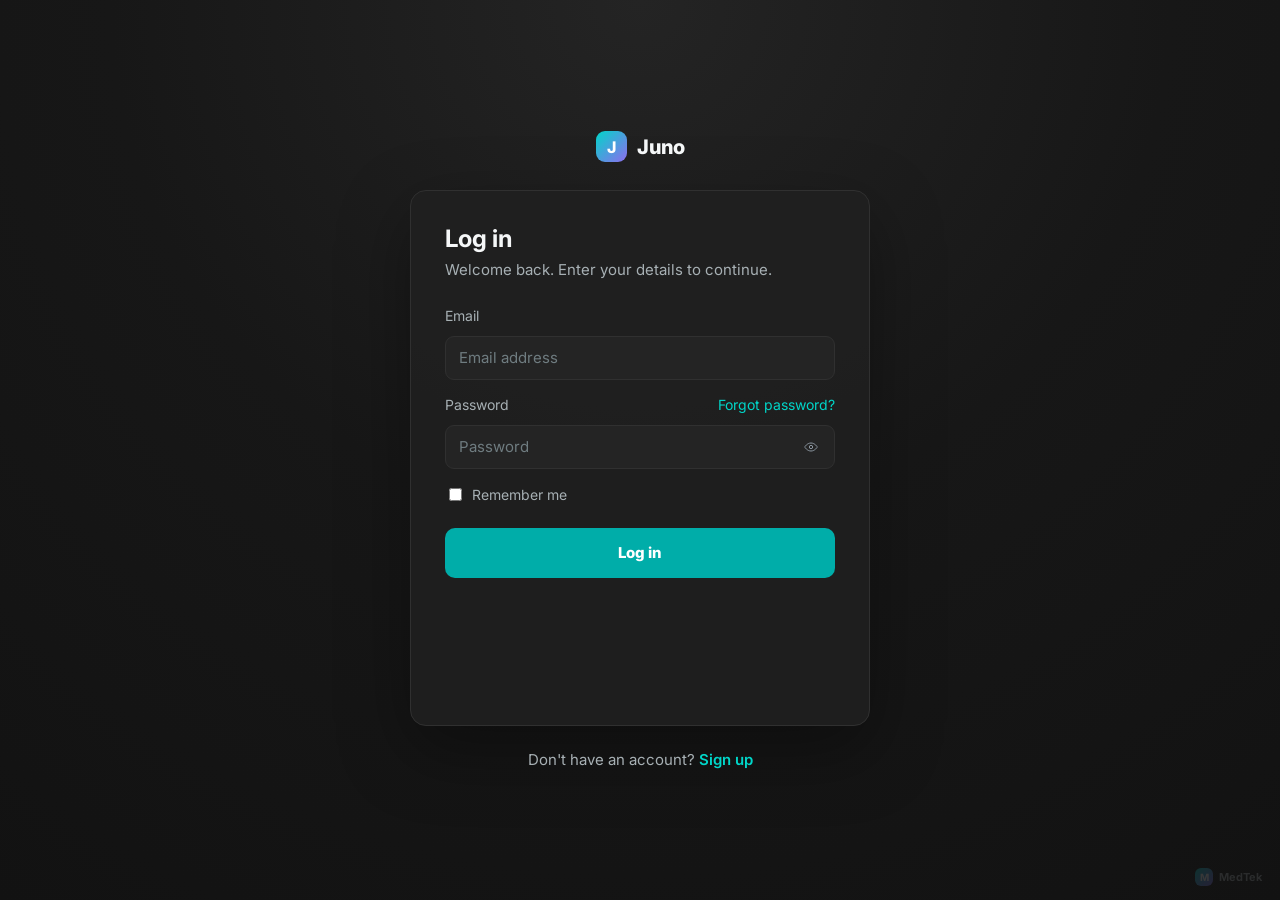
<file: index.html>
<!DOCTYPE html>
<html lang="en">
<head>
<meta charset="utf-8">
<title>Juno v28</title>
<script>
const isLoggedIn = localStorage.getItem('juno-authenticated') === 'true';
window.location.href = isLoggedIn ? 'Views/Home/index.html' : 'Views/Login/index.html';
</script>
</head>
<body>
<p>Redirecting to Juno...</p>
</body>
</html>
</file>
<file: css/base.css>
*{box-sizing:border-box}
body{margin:0;font-family:'Inter',system-ui,sans-serif;-webkit-font-smoothing:antialiased}
a{color:var(--accent);text-decoration:none}
a:hover{text-decoration:underline}
::placeholder{color:#6F7C80}
::-webkit-scrollbar{width:10px;height:10px}
::-webkit-scrollbar-thumb{background:#2a2a2a;border-radius:6px}

:root{
  --main-bg:#FEFEFE; --main-text:#1F1F1F; --topbar-border:#E5E7EB; --topbar-text:#5F6368; --label:#5F6368;
  --composer-bg:#FFFFFF; --composer-border:#E5E7EB; --composer-shadow:0 1px 2px rgba(16,24,40,.04),0 8px 24px rgba(16,24,40,.06);
  --icon-bg:#F8F9FA; --icon-border:#E5E7EB; --icon-color:#5F6368; --icon-hover-bg:#F8F9FA; --icon-hover-color:#1F1F1F;
  --tile-bg:#FFFFFF; --tile-border:#E5E7EB; --tile-hover-bg:#F8F9FA; --tile-hover-border:#D7DBE0; --tile-title:#1F1F1F; --tile-desc:#5F6368;
  --sidebar-bg:#FFFFFF; --sidebar-border:#E5E7EB; --sidebar-primary:#1F1F1F; --sidebar-secondary:#5F6368; --sidebar-muted:#98A2B3; --sidebar-active-bg:#F1F3F4;
  --menu-bg:#FFFFFF; --menu-border:#E5E7EB; --menu-shadow:0 12px 32px rgba(16,24,40,.12); --menu-divider:#E5E7EB; --menu-muted:#5F6368;
  --rpanel-bg:#FFFFFF; --rpanel-border:#E5E7EB; --rpanel-muted:#98A2B3; --rpanel-secondary:#5F6368; --rpanel-icon-bg:#F1F3F4; --rpanel-surface:#F8F9FA;
  --accent:#00D6C9; --brand-teal:#00ADA9; --brand-teal-hover:#009C98; --brand-teal-active:#008C88;
  --card-bg:#FFFFFF; --card-border:#E5E7EB; --pill-bg:#F1F3F4; --banner-bg:#F8F9FA;
}
[data-theme="dark"]{
  --main-bg:#171717; --main-text:#F5F7F8; --topbar-border:#2a2a2a; --topbar-text:#A7B0B4; --label:#8B96A0;
  --composer-bg:#1f1f1f; --composer-border:#2a2a2a; --composer-shadow:none;
  --icon-bg:#2a2a2a; --icon-border:#3a3a3a; --icon-color:#A7B0B4; --icon-hover-bg:#333; --icon-hover-color:#F5F7F8;
  --tile-bg:#1f1f1f; --tile-border:#2a2a2a; --tile-hover-bg:#242424; --tile-hover-border:#3a3a3a; --tile-title:#F5F7F8; --tile-desc:#A7B0B4;
  --sidebar-bg:#191919; --sidebar-border:#2a2a2a; --sidebar-primary:#F5F7F8; --sidebar-secondary:#A7B0B4; --sidebar-muted:#6F7C80; --sidebar-active-bg:#2a2a2a;
  --menu-bg:#242424; --menu-border:#333; --menu-shadow:0 12px 32px rgba(0,0,0,.4); --menu-divider:#3a3a3a; --menu-muted:#8B96A0;
  --rpanel-bg:#1f1f1f; --rpanel-border:#2a2a2a; --rpanel-muted:#6F7C80; --rpanel-secondary:#A7B0B4; --rpanel-icon-bg:#2a2a2a; --rpanel-surface:#262626;
  --card-bg:#1f1f1f; --card-border:#2a2a2a; --pill-bg:#2a2a2a; --banner-bg:#1f1f1f;
}

html,body{height:100%}
.app-shell{display:flex;width:100vw;height:100vh;background:var(--main-bg);color:var(--main-text);overflow:hidden}

/* Sidebar */
.sidebar{width:280px;flex:none;display:flex;flex-direction:column;background:var(--sidebar-bg);color:var(--sidebar-primary);border-right:1px solid var(--sidebar-border);padding:20px 14px;overflow-y:auto;overflow-x:hidden;transition:width .18s ease,padding .18s ease}
.sidebar-header{display:flex;align-items:center;justify-content:space-between;padding:6px 4px 22px 6px}
.sidebar-logo{font-size:19px;font-weight:700;letter-spacing:0;cursor:pointer}
.sidebar-header-icons{display:flex;align-items:center;gap:2px}
.icon-btn-top{width:28px;height:28px;border-radius:6px;display:flex;align-items:center;justify-content:center;cursor:pointer;color:var(--sidebar-secondary);border:none;background:none}
.icon-btn-top:hover{background:var(--icon-hover-bg);color:var(--icon-hover-color)}
.sidebar-nav{display:flex;flex-direction:column;gap:2px;margin-bottom:14px}
.sidebar-item,.sidebar-item-active{display:flex;align-items:center;gap:12px;padding:9px 10px;border-radius:8px;color:var(--sidebar-secondary);cursor:pointer;text-decoration:none;font-size:13.5px;border:none;background:none;width:100%;text-align:left}
.sidebar-item-active{background:var(--sidebar-active-bg);color:var(--sidebar-secondary);font-weight:600}
.sidebar-item svg,.sidebar-item-active svg{flex:none}
.sidebar-label{font-size:11px;font-weight:600;letter-spacing:.08em;color:var(--sidebar-muted);padding:10px 10px 6px}
.sidebar-recent-item{display:flex;align-items:center;gap:12px;padding:8px 10px;border-radius:8px;color:var(--sidebar-secondary);cursor:pointer;font-size:13.5px}
.sidebar-recent-item span{white-space:nowrap;overflow:hidden;text-overflow:ellipsis}
.sidebar-flat-item{padding:7px 10px;border-radius:8px;color:var(--sidebar-secondary);cursor:pointer;font-size:13px;border:none;background:none;text-align:left;font-family:inherit;width:100%;min-width:0;display:flex;flex-direction:column;gap:2px}
.sidebar-flat-item span{white-space:nowrap;overflow:hidden;text-overflow:ellipsis}
.sidebar-flat-item small{font-size:10.5px;color:var(--sidebar-muted);white-space:nowrap;overflow:hidden;text-overflow:ellipsis}
.sidebar-chat-row{display:flex;align-items:center;gap:2px;border-radius:8px}
.sidebar-chat-row:hover{background:var(--sidebar-active-bg)}
.sidebar-inline-rename-input{width:100%;min-width:0;height:34px;border:1px solid var(--brand-teal);border-radius:8px;background:var(--icon-bg);color:var(--sidebar-primary);font:inherit;font-size:13px;padding:0 9px;outline:2px solid rgba(0,173,169,.18);outline-offset:1px}
.sidebar-chat-row.is-renaming,.sidebar-search-result-row.is-renaming{padding:2px 0;background:transparent}
.sidebar-chat-row .sidebar-flat-item:hover{background:transparent}
.sidebar-sub-label{font-size:10px;font-weight:700;letter-spacing:.08em;color:var(--sidebar-muted);padding:7px 10px 3px}
.sidebar-delete-chat,.sidebar-rename-chat,.sidebar-pin-chat,.sidebar-export-chat,.sidebar-folder-chat{width:24px;height:24px;border:0;border-radius:7px;background:transparent;color:var(--sidebar-muted);display:flex;align-items:center;justify-content:center;cursor:pointer;opacity:.42;flex:none}
.sidebar-pin-chat.active{opacity:1;color:var(--brand-teal)}
.sidebar-chat-row:hover .sidebar-delete-chat,.sidebar-chat-row:hover .sidebar-rename-chat,.sidebar-chat-row:hover .sidebar-pin-chat,.sidebar-chat-row:hover .sidebar-export-chat,.sidebar-chat-row:hover .sidebar-folder-chat,.sidebar-search-result-row:hover .sidebar-delete-chat,.sidebar-search-result-row:hover .sidebar-rename-chat,.sidebar-search-result-row:hover .sidebar-pin-chat,.sidebar-search-result-row:hover .sidebar-export-chat,.sidebar-search-result-row:hover .sidebar-folder-chat,.sidebar-delete-chat:focus-visible,.sidebar-rename-chat:focus-visible,.sidebar-pin-chat:focus-visible,.sidebar-export-chat:focus-visible,.sidebar-folder-chat:focus-visible{opacity:1}
.sidebar-delete-chat:hover,.sidebar-rename-chat:hover,.sidebar-pin-chat:hover,.sidebar-export-chat:hover,.sidebar-folder-chat:hover{background:var(--icon-hover-bg);color:var(--sidebar-primary)}
.sidebar-empty-recents{padding:7px 10px;color:var(--sidebar-muted);font-size:12.5px}
.sidebar-item:hover,.sidebar-recent-item:hover,.sidebar-flat-item:hover{background:var(--sidebar-active-bg)}
.sidebar-spacer{flex:1}
.sidebar-search-panel{display:none;margin:-10px 0 14px;padding:10px;border:1px solid var(--sidebar-border);border-radius:10px;background:var(--sidebar-bg)}
.sidebar-search-panel.open{display:block}
.sidebar-search-field{display:flex;align-items:center;gap:8px;height:34px;border:1px solid var(--icon-border);background:var(--icon-bg);border-radius:8px;padding:0 10px;color:var(--sidebar-secondary)}
.sidebar-search-field input{border:0;outline:0;background:transparent;color:var(--sidebar-primary);font-family:inherit;font-size:13px;width:100%;min-width:0}
.sidebar-search-results{display:flex;flex-direction:column;gap:2px;margin-top:8px;max-height:230px;overflow:auto}
.sidebar-search-result-row{display:flex;align-items:center;gap:2px;border-radius:8px}
.sidebar-search-result-row:hover{background:var(--sidebar-active-bg)}
.sidebar-search-result{flex:1;min-width:0;display:grid;grid-template-columns:minmax(0,1fr) auto;gap:2px 10px;padding:8px 9px;border:0;border-radius:8px;background:transparent;color:var(--sidebar-secondary);font-family:inherit;text-align:left;cursor:pointer}
.sidebar-search-result:hover{color:var(--sidebar-primary)}
.sidebar-search-result span{min-width:0;white-space:nowrap;overflow:hidden;text-overflow:ellipsis;font-size:13px}
.sidebar-search-result small{flex:none;color:var(--sidebar-muted);font-size:11px}
.sidebar-search-result em{grid-column:1/-1;color:var(--sidebar-muted);font-size:11.5px;font-style:normal;white-space:nowrap;overflow:hidden;text-overflow:ellipsis}
.sidebar-search-result mark{background:rgba(0,173,169,.22);color:inherit;border-radius:3px;padding:0 2px}
.sidebar-search-empty{display:flex;align-items:center;justify-content:space-between;gap:8px;padding:10px 9px;color:var(--sidebar-muted);font-size:12.5px}
.sidebar-search-empty button{height:28px;border-radius:7px;border:1px solid var(--icon-border);background:var(--icon-bg);color:var(--icon-color);font:inherit;font-size:11px;font-weight:800;padding:0 9px;cursor:pointer}
.sidebar-search-empty button:hover{background:var(--icon-hover-bg);color:var(--icon-hover-color)}

.profile-row{position:relative}
.profile-btn{display:flex;align-items:center;gap:10px;padding:6px;cursor:pointer;border:none;background:none;width:100%;text-align:left}
.profile-avatar{width:26px;height:26px;border-radius:50%;background:linear-gradient(135deg,oklch(0.68 0.15 40),oklch(0.62 0.16 300));flex:none}
.profile-email{font-size:12.5px;color:var(--sidebar-secondary);white-space:nowrap;overflow:hidden;text-overflow:ellipsis}
.profile-menu{position:absolute;bottom:44px;left:0;width:240px;background:var(--menu-bg);border:1px solid var(--menu-border);border-radius:12px;box-shadow:var(--menu-shadow);padding:6px;z-index:100;display:none}
.profile-menu.open{display:block}
.profile-menu-email{padding:8px 10px 6px;font-size:12.5px;color:var(--menu-muted)}
.menu-item{display:flex;align-items:center;gap:10px;padding:6px 10px;border-radius:7px;color:var(--sidebar-primary);font-size:13px;cursor:pointer}
button.menu-item{width:100%;border:none;background:none;font-family:inherit;text-align:left}
.menu-item:hover{background:var(--sidebar-active-bg)}
.menu-item:focus-visible{outline:2px solid rgba(0,173,169,.55);outline-offset:2px}
.menu-item span:first-of-type{flex:1}
.menu-divider{height:1px;background:var(--menu-divider);margin:4px 4px}

.collapsed-logo{width:28px;height:28px;border-radius:8px;background:linear-gradient(135deg,var(--accent),oklch(0.7 0.15 300));display:flex;align-items:center;justify-content:center;font-weight:700;font-size:14px;color:#fff;margin:0 auto;cursor:pointer}

.sidebar.is-collapsed{width:76px;padding-inline:10px;overflow:visible}
.sidebar.is-collapsed .sidebar-header{flex-direction:column;justify-content:flex-start;gap:16px;padding:0 0 18px}
.sidebar.is-collapsed .sidebar-logo{font-size:0;width:32px;height:32px;border-radius:9px;background:linear-gradient(135deg,var(--accent),oklch(0.7 0.15 300));display:flex;align-items:center;justify-content:center;color:#fff}
.sidebar.is-collapsed .sidebar-logo:focus-visible{outline:2px solid rgba(0,173,169,.55);outline-offset:3px}
.sidebar.is-collapsed .sidebar-logo::after{content:"J";font-size:14px;font-weight:700}
.sidebar.is-collapsed .sidebar-header-icons{position:static;transform:none;display:flex;justify-content:center;width:100%}
.sidebar.is-collapsed .sidebar-header-icons .icon-btn-top:first-child{display:none}
.sidebar.is-collapsed .sidebar-nav{margin-top:0}
.sidebar.is-collapsed .sidebar-item,.sidebar.is-collapsed .sidebar-item-active,.sidebar.is-collapsed .sidebar-recent-item{justify-content:center;padding-inline:0;gap:0}
.sidebar.is-collapsed .sidebar-item span,.sidebar.is-collapsed .sidebar-item-active span,.sidebar.is-collapsed .sidebar-recent-item span,.sidebar.is-collapsed .sidebar-flat-item,.sidebar.is-collapsed .sidebar-delete-chat,.sidebar.is-collapsed .sidebar-rename-chat,.sidebar.is-collapsed .sidebar-pin-chat,.sidebar.is-collapsed .sidebar-export-chat,.sidebar.is-collapsed .sidebar-folder-chat,.sidebar.is-collapsed .sidebar-sub-label,.sidebar.is-collapsed .sidebar-label,.sidebar.is-collapsed .sidebar-search-panel,.sidebar.is-collapsed .profile-email{display:none}
.sidebar.is-collapsed .profile-btn{justify-content:center}
.sidebar.is-collapsed .profile-menu{position:fixed;left:68px;bottom:12px;width:252px}

/* Shared content wrapper */
.juno-content{width:100%;max-width:1280px;margin-inline:auto;padding-inline:32px;box-sizing:border-box}
@media (max-width:640px){.juno-content{padding-inline:16px}}
</file>
<file: css/components.css>
/* Main wrap / topbar */
.main-wrap{flex:1;display:flex;flex-direction:column;min-width:0;background:var(--main-bg);color:var(--main-text)}
.topbar{display:flex;align-items:center;gap:14px;padding:20px 28px 10px;flex:none;color:var(--topbar-text)}
.chat-title-group{min-width:0;flex:1;display:flex;flex-direction:column;gap:2px}
.chat-title-group.is-hidden,.chat-search-wrap.is-hidden{visibility:hidden;pointer-events:none}
.chat-title-btn{display:inline-flex;align-items:center;gap:7px;width:max-content;max-width:min(520px,100%);border:0;background:transparent;color:var(--main-text);font:inherit;font-size:14px;font-weight:700;padding:4px 6px;border-radius:7px;cursor:pointer}
.chat-title-btn:hover{background:var(--icon-hover-bg)}
.chat-title-btn span{min-width:0;white-space:nowrap;overflow:hidden;text-overflow:ellipsis}
.chat-title-input{display:none;width:min(520px,100%);height:30px;border:1px solid var(--brand-teal);border-radius:7px;background:var(--icon-bg);color:var(--main-text);font:inherit;font-size:14px;font-weight:700;padding:0 7px;outline:2px solid rgba(0,173,169,.18);outline-offset:1px}
.chat-title-group.is-renaming .chat-title-btn{display:none}
.chat-title-group.is-renaming .chat-title-input{display:block}
.chat-title-group>span{font-size:11.5px;color:var(--rpanel-secondary);padding-left:6px;white-space:nowrap;overflow:hidden;text-overflow:ellipsis}
.chat-search-wrap{width:min(280px,30vw);height:34px;display:flex;align-items:center;gap:8px;border:1px solid var(--icon-border);background:var(--icon-bg);border-radius:9px;padding:0 10px;color:var(--icon-color)}
.chat-search-wrap input{min-width:0;flex:1;border:0;outline:0;background:transparent;color:var(--main-text);font:inherit;font-size:13px}
.chat-search-wrap span{font-size:11px;color:var(--rpanel-muted);min-width:18px;text-align:right}
.icon-btn{width:32px;height:32px;border-radius:8px;background:var(--icon-bg);border:1px solid var(--icon-border);color:var(--icon-color);display:flex;align-items:center;justify-content:center;margin-left:6px;cursor:pointer}
.icon-btn:hover{background:var(--icon-hover-bg);color:var(--icon-hover-color)}
.icon-btn.active{color:var(--brand-teal);border-color:rgba(0,173,169,.45)}
.icon-btn.is-hidden{visibility:hidden;pointer-events:none}
.icon-btn-30{width:30px;height:30px;border-radius:8px;background:var(--icon-bg);border:1px solid var(--icon-border);color:var(--icon-color);display:flex;align-items:center;justify-content:center;cursor:pointer;flex:none}
.icon-btn-30:hover{background:var(--icon-hover-bg);color:var(--icon-hover-color)}
.icon-btn-30.is-listening,.welcome-icon-btn.is-listening{color:#fff;background:var(--brand-teal);border-color:rgba(0,173,169,.45);animation:junoBreathe 1.6s ease-out infinite}

/* Welcome layer */
.welcome-layer{flex:1;display:flex;align-items:center;justify-content:center;padding:32px;min-height:0}
.welcome-inner{width:min(760px,100%);display:flex;flex-direction:column;align-items:center;gap:28px;margin-top:-7vh;transition:transform .3s ease,opacity .24s ease}
.welcome-layer.is-moving-to-chat .welcome-inner{transform:translateY(42vh) scale(.96);opacity:0}
.welcome-inner h1{margin:0;font-size:68px;line-height:1;font-weight:700;color:var(--main-text);letter-spacing:0;text-align:center}
.welcome-composer{position:relative;width:100%;min-height:54px;border-radius:999px;background:var(--composer-bg);border:1px solid var(--composer-border);box-shadow:var(--composer-shadow);display:flex;align-items:center;gap:8px;padding:8px 10px}
.welcome-composer textarea{flex:1;border:none;outline:none;background:transparent;color:inherit;font-family:inherit;font-size:16px;line-height:1.4;resize:none;min-height:26px;max-height:120px;padding:3px 0}
.welcome-icon-btn{width:34px;height:34px;border-radius:999px;border:1px solid transparent;background:transparent;color:var(--icon-color);display:flex;align-items:center;justify-content:center;cursor:pointer;flex:none}
.welcome-icon-btn:hover{background:var(--icon-hover-bg);color:var(--icon-hover-color)}
.welcome-tray{width:min(680px,100%);justify-content:center}
.quick-prompts{display:flex;flex-wrap:wrap;justify-content:center;gap:8px;margin-top:-10px}
.quick-prompts button{height:32px;border-radius:999px;border:1px solid var(--icon-border);background:var(--icon-bg);color:var(--icon-color);font:inherit;font-size:12.5px;font-weight:600;padding:0 12px;cursor:pointer}
.quick-prompts button:hover{background:var(--icon-hover-bg);color:var(--icon-hover-color);border-color:var(--tile-hover-border)}
#chat-history:not(.is-active-chat){display:none!important}
@media (max-width:760px){.topbar{padding-inline:16px;flex-wrap:wrap}.chat-title-group{flex-basis:100%}.chat-search-wrap{width:calc(100% - 52px)}}
@media (max-width:640px){.welcome-layer{padding:20px}.welcome-inner{gap:22px;margin-top:-4vh}.welcome-inner h1{font-size:42px}.welcome-composer{border-radius:22px}.welcome-icon-btn{width:34px;height:34px}.quick-prompts{justify-content:flex-start;width:100%;overflow-x:auto;flex-wrap:nowrap;padding-bottom:2px}.quick-prompts button{flex:none}}
 
/* Agent tiles */
.section-label{font-size:13px;font-weight:600;color:var(--label);margin-bottom:12px}
.tiles-grid{display:grid;grid-template-columns:repeat(3,1fr);gap:13px}
.tile{background:var(--tile-bg);border:1px solid var(--tile-border);border-radius:10px;padding:14px;display:flex;gap:10px;cursor:pointer;height:96px;text-align:left}
.tile:hover{background:var(--tile-hover-bg);border-color:var(--tile-hover-border)}
.tile-icon{width:30px;height:30px;border-radius:8px;display:flex;align-items:center;justify-content:center;flex:none}
.tile-body{min-width:0;flex:1}
.tile-title{font-size:13px;font-weight:600;color:var(--tile-title);margin-bottom:3px}
.tile-desc{font-size:11.5px;line-height:1.4;color:var(--tile-desc);overflow:hidden;display:-webkit-box;-webkit-line-clamp:2;-webkit-box-orient:vertical}
 
/* Composer */
.composer{position:relative;background:var(--composer-bg);border:1px solid var(--composer-border);border-radius:16px;box-shadow:var(--composer-shadow);padding:16px 18px;display:flex;flex-direction:column;gap:12px;min-height:92px}
.composer.is-dragging,.welcome-layer.is-dragging .welcome-composer{border-color:rgba(0,173,169,.65);box-shadow:0 0 0 4px rgba(0,173,169,.12),var(--composer-shadow)}
.composer.is-voice-listening,.welcome-composer.is-voice-listening{border-color:rgba(0,173,169,.8);box-shadow:0 0 0 4px rgba(0,173,169,.14),0 0 0 1px rgba(0,173,169,.16) inset,var(--composer-shadow);animation:junoListenGlow 1.8s ease-in-out infinite}
.composer.is-voice-listening::after,.welcome-composer.is-voice-listening::after{content:"Listening";position:absolute;right:18px;top:-28px;padding:5px 9px;border-radius:999px;background:var(--brand-teal);color:#fff;font-size:11px;font-weight:700;line-height:1;box-shadow:0 6px 18px rgba(0,173,169,.22)}
.welcome-composer.is-voice-listening::after{right:20px;top:-30px}
.composer.is-user-speaking,.welcome-composer.is-user-speaking{border-color:rgba(0,214,201,.95);box-shadow:0 0 0 calc(5px + (var(--voice-level, .25) * 8px)) rgba(0,214,201,.2),0 0 0 1px rgba(0,214,201,.28) inset,var(--composer-shadow);animation:junoSpeakingPulse .72s ease-out infinite}
.composer.is-user-speaking::after,.welcome-composer.is-user-speaking::after{content:"Speaking";background:#00d6c9;color:#062b2a}
.composer input,.composer textarea{border:none;outline:none;background:transparent;font-size:15px;color:inherit;font-family:inherit;width:100%;resize:none;line-height:1.5;min-height:24px}
.composer input:focus,.composer textarea:focus{box-shadow:none}
.composer-controls{display:flex;align-items:center;gap:8px}
.attach-menu{position:absolute;left:14px;bottom:54px;width:178px;display:none;flex-direction:column;gap:4px;padding:6px;border-radius:10px;background:var(--menu-bg);border:1px solid var(--menu-border);box-shadow:var(--menu-shadow);z-index:30}
.welcome-composer .attach-menu{left:12px;bottom:48px}
.attach-menu.open{display:flex}
.attach-menu button{border:none;background:transparent;color:var(--main-text);font:inherit;font-size:13px;text-align:left;border-radius:7px;padding:8px 10px;cursor:pointer}
.attach-menu button:hover,.attach-menu button:focus-visible{background:var(--sidebar-active-bg);outline:none}
.photo-preview-tray{display:none;align-items:center;gap:10px;overflow-x:auto;padding-bottom:2px}
.photo-preview-tray.has-photos{display:flex}
.photo-chip{position:relative;flex:none;width:110px;height:76px;border-radius:10px;border:1px solid var(--composer-border);background:var(--icon-bg);overflow:hidden}
.photo-chip[draggable="true"]{cursor:grab}
.photo-chip.is-dragging{opacity:.52;cursor:grabbing}
.photo-chip.is-drop-target{border-color:rgba(0,173,169,.8);box-shadow:0 0 0 3px rgba(0,173,169,.14)}
.photo-chip img{width:100%;height:100%;object-fit:cover;display:block}
.file-chip{display:flex;flex-direction:column;align-items:flex-start;justify-content:center;gap:5px;padding:9px}
.file-chip img{position:absolute;inset:0}
.file-chip span{position:relative;z-index:1;width:100%;font-size:11px;line-height:1.2;color:var(--main-text);white-space:nowrap;overflow:hidden;text-overflow:ellipsis}
.file-chip img + span{margin-top:auto;padding:3px 5px;border-radius:5px;background:rgba(17,24,39,.64);color:#fff}
.file-chip-icon{width:38px;height:26px;border-radius:6px;background:rgba(0,173,169,.12);color:var(--brand-teal);font-size:10px;font-weight:700;display:flex;align-items:center;justify-content:center}
.file-chip-actions{position:absolute;left:6px;right:6px;bottom:6px;z-index:2;display:flex;gap:4px;opacity:0;transition:opacity .12s ease}
.photo-chip:hover .file-chip-actions,.photo-chip:focus-within .file-chip-actions{opacity:1}
.file-chip-actions button,.attachment-clear-all{border:1px solid rgba(255,255,255,.22);background:rgba(17,24,39,.78);color:#fff;border-radius:6px;font:inherit;font-size:10px;font-weight:700;line-height:1;padding:5px 6px;cursor:pointer}
.file-chip-actions button:hover,.attachment-clear-all:hover{background:rgba(17,24,39,.94)}
.photo-remove{position:absolute;top:5px;right:5px;width:22px;height:22px;border-radius:999px;border:1px solid rgba(0,0,0,.12);background:rgba(17,24,39,.78);color:#fff;display:flex;align-items:center;justify-content:center;cursor:pointer;font-size:15px;line-height:1}
.photo-remove:hover{background:rgba(17,24,39,.95)}
.file-chip-order{position:absolute;top:5px;left:5px;display:flex;gap:3px;z-index:3;opacity:0;transition:opacity .12s ease}
.photo-chip:hover .file-chip-order,.photo-chip:focus-within .file-chip-order{opacity:1}
.file-chip-order button{width:20px;height:20px;border-radius:999px;border:1px solid rgba(0,0,0,.12);background:rgba(17,24,39,.78);color:#fff;font:inherit;font-size:14px;line-height:1;display:flex;align-items:center;justify-content:center;cursor:pointer}
.file-chip-order button:hover{background:rgba(17,24,39,.95)}
.photo-tray-actions{display:flex;flex-direction:column;align-items:flex-start;gap:6px;flex:none}
.photo-count{font-size:12px;color:var(--rpanel-secondary);white-space:nowrap}
.attachment-clear-all{border-color:var(--icon-border);background:var(--icon-bg);color:var(--icon-color);font-size:11px}
.attachment-clear-all:hover{background:var(--icon-hover-bg);color:var(--icon-hover-color)}
.model-pill{padding:6px 12px;border-radius:999px;background:var(--icon-bg);border:1px solid var(--icon-border);color:var(--icon-color);font-size:12.5px;font-weight:500;flex:none}
.model-pill.is-agent-selected{color:var(--agent-color);border-color:color-mix(in srgb,var(--agent-color) 42%,transparent);background:color-mix(in srgb,var(--agent-color) 14%,transparent)}
.welcome-model-pill{font-size:12px;padding:6px 10px}
.composer-spacer{flex:1}
 
.send-btn{position:relative;width:40px;height:40px;border-radius:10px;background:var(--brand-teal);border:1px solid rgba(0,173,169,.45);display:flex;align-items:center;justify-content:center;cursor:pointer;flex:none;transition:background .12s ease,box-shadow .15s ease,transform .15s ease;overflow:hidden}
.send-btn:hover{background:var(--brand-teal-hover)}
.send-btn:active{background:var(--brand-teal-active);box-shadow:none}
.send-btn:focus-visible{box-shadow:0 0 0 3px rgba(0,173,169,.18)}
.send-btn:disabled{opacity:.9}
.send-btn.is-busy{cursor:wait;pointer-events:none}
.send-btn.is-thinking{animation:junoBreathe 1.6s ease-out infinite}
.send-btn.is-thinking::before{content:"";position:absolute;inset:4px;border-radius:8px;border:2px solid rgba(255,255,255,.32);border-top-color:#fff;animation:junoSpin .8s linear infinite}
.send-arrow{transition:transform .18s ease-out,opacity .12s ease-out}
.send-btn.is-sending .send-arrow{transform:translateY(-4px);opacity:0}
.send-btn:not(.is-busy):hover .send-arrow{transform:translate(1px,-2px)}
.send-dots{display:none;gap:4px;align-items:center}
.send-btn.is-busy .send-arrow{display:none}
.send-btn.is-busy .send-dots{display:flex}
.dot{width:5px;height:5px;border-radius:50%;background:#fff;display:inline-block;animation:junoDotPulse 1.1s ease-in-out infinite}
.dot:nth-child(2){animation-delay:120ms}
.dot:nth-child(3){animation-delay:240ms}
@keyframes junoDotPulse{0%,80%,100%{opacity:.35;transform:scale(.7)}40%{opacity:1;transform:scale(1)}}
@keyframes junoBreathe{0%{box-shadow:0 0 0 0 rgba(0,173,169,.18)}100%{box-shadow:0 0 0 6px rgba(0,173,169,0)}}
@keyframes junoListenGlow{0%,100%{box-shadow:0 0 0 3px rgba(0,173,169,.1),0 0 0 1px rgba(0,173,169,.14) inset,var(--composer-shadow)}50%{box-shadow:0 0 0 7px rgba(0,173,169,.18),0 0 0 1px rgba(0,173,169,.22) inset,var(--composer-shadow)}}
@keyframes junoSpeakingPulse{0%{transform:translateZ(0);box-shadow:0 0 0 3px rgba(0,214,201,.18),0 0 0 1px rgba(0,214,201,.26) inset,var(--composer-shadow)}100%{transform:translateZ(0);box-shadow:0 0 0 13px rgba(0,214,201,0),0 0 0 1px rgba(0,214,201,.34) inset,var(--composer-shadow)}}
@keyframes junoSpin{to{transform:rotate(360deg)}}
@media (prefers-reduced-motion:reduce){.dot,.send-btn.is-thinking::before,.composer.is-voice-listening,.welcome-composer.is-voice-listening,.composer.is-user-speaking,.welcome-composer.is-user-speaking{animation:none!important;opacity:1!important}.send-arrow{transition:none!important}}

/* Chat messages */
.chat-row{display:flex;width:100%}
.chat-row.user{justify-content:flex-end}
.chat-row.assistant{justify-content:flex-start}
.chat-bubble{max-width:min(760px,78%);font-size:14px;line-height:1.55;border-radius:14px;padding:11px 14px;overflow-wrap:anywhere}
.chat-bubble.user{background:var(--brand-teal);color:#fff;border-bottom-right-radius:5px}
.chat-bubble.assistant{background:var(--tile-bg);border:1px solid var(--tile-border);color:var(--main-text);border-bottom-left-radius:5px}
.chat-row.is-starred .chat-bubble{box-shadow:0 0 0 2px rgba(0,173,169,.2)}
.chat-row.is-starred .chat-bubble::before{content:"Starred";display:block;width:max-content;margin-bottom:6px;padding:2px 6px;border-radius:999px;background:rgba(0,173,169,.14);color:var(--brand-teal);font-size:10px;font-weight:800}
.chat-row.is-helpful .chat-bubble.assistant{border-color:rgba(39,174,96,.34)}
.chat-row.is-not-helpful .chat-bubble.assistant{border-color:rgba(235,87,87,.34)}
.chat-row.is-helpful .chat-bubble.assistant::after,.chat-row.is-not-helpful .chat-bubble.assistant::after{display:block;width:max-content;margin-top:7px;padding:2px 6px;border-radius:999px;font-size:10px;font-weight:800}
.chat-row.is-helpful .chat-bubble.assistant::after{content:"Helpful";background:rgba(39,174,96,.12);color:#219653}
.chat-row.is-not-helpful .chat-bubble.assistant::after{content:"Marked for review";background:rgba(235,87,87,.12);color:#EB5757}
.chat-row.chat-search-hit .chat-bubble{outline:2px solid rgba(0,173,169,.58);outline-offset:3px}
.chat-row.is-editing-message .chat-bubble{outline:2px solid rgba(0,173,169,.28);outline-offset:3px}
.message-content{min-width:0}
.inline-edit-textarea{width:min(520px,100%);min-height:84px;border:1px solid color-mix(in srgb,currentColor 22%,transparent);border-radius:8px;background:rgba(255,255,255,.12);color:inherit;font:inherit;font-size:13px;line-height:1.45;padding:9px;resize:vertical;outline:none}
.chat-bubble.assistant .inline-edit-textarea{background:var(--icon-bg);color:var(--main-text);border-color:var(--icon-border)}
.inline-edit-actions{display:flex;flex-wrap:wrap;gap:6px;margin-top:8px}
.inline-edit-actions button{height:28px;border-radius:7px;border:1px solid color-mix(in srgb,currentColor 18%,transparent);background:transparent;color:inherit;font:inherit;font-size:11px;font-weight:800;padding:0 9px;cursor:pointer}
.inline-edit-actions button:hover{background:rgba(255,255,255,.14)}
.message-actions{display:flex;align-items:center;gap:5px;margin-top:8px;opacity:.72;flex-wrap:wrap}
.chat-row:hover .message-actions{opacity:1}
.message-actions button{position:relative;width:26px;height:26px;border:1px solid color-mix(in srgb,currentColor 16%,transparent);background:transparent;color:inherit;border-radius:6px;font:inherit;line-height:1;padding:0;cursor:pointer;display:inline-flex;align-items:center;justify-content:center}
.message-actions button svg{width:14px;height:14px;display:block;fill:none;stroke:currentColor;stroke-width:1.7;stroke-linecap:round;stroke-linejoin:round;pointer-events:none}
.message-actions button[data-message-action="star"] svg{fill:transparent}
.message-actions button.is-selected{color:var(--brand-teal);border-color:rgba(0,173,169,.42);background:rgba(0,173,169,.12)}
.message-actions button[data-message-action="star"].is-selected svg{fill:currentColor}
.message-actions button:hover{background:rgba(255,255,255,.14)}
.chat-bubble.assistant .message-actions button:hover{background:var(--icon-hover-bg)}
.message-actions button::after{content:attr(data-tooltip);position:absolute;left:50%;bottom:calc(100% + 7px);transform:translateX(-50%) translateY(3px);opacity:0;pointer-events:none;white-space:nowrap;background:var(--menu-bg);color:var(--main-text);border:1px solid var(--menu-border);box-shadow:var(--menu-shadow);border-radius:6px;padding:5px 7px;font-size:11px;font-weight:700;z-index:50;transition:opacity .12s ease,transform .12s ease}
.message-actions button:hover::after,.message-actions button:focus-visible::after{opacity:1;transform:translateX(-50%) translateY(0)}
.chat-attachments{display:flex;flex-wrap:wrap;gap:8px;margin-bottom:8px}
.chat-photo{width:150px;max-width:100%;aspect-ratio:4/3;border-radius:10px;object-fit:cover;border:1px solid rgba(255,255,255,.28);display:block}
.chat-file{min-width:240px;max-width:100%;display:flex;align-items:center;gap:10px;padding:9px;border-radius:10px;background:rgba(255,255,255,.14);border:1px solid rgba(255,255,255,.22)}
.chat-file-type{width:40px;height:32px;border-radius:7px;background:rgba(255,255,255,.22);display:flex;align-items:center;justify-content:center;font-size:10px;font-weight:800}
.chat-file-meta{min-width:0;display:flex;flex-direction:column;gap:2px;flex:1}
.chat-file-meta strong{font-size:12.5px;white-space:nowrap;overflow:hidden;text-overflow:ellipsis}
.chat-file-meta span{font-size:11px;opacity:.76}
.chat-file-open{border:none;border-radius:7px;background:#fff;color:var(--brand-teal);font-size:11.5px;font-weight:700;padding:6px 8px;cursor:pointer;flex:none}
.markdown-body img{max-width:min(100%,520px);border-radius:12px;border:1px solid var(--tile-border);display:block;margin:10px 0}
.thinking-bubble{display:inline-flex;align-items:center;gap:9px;color:var(--rpanel-secondary)}
.thinking-dots{display:inline-flex;align-items:center;gap:4px}
.thinking-dots span{width:5px;height:5px;border-radius:999px;background:var(--brand-teal);animation:junoThinkingDot 1.1s ease-in-out infinite}
.thinking-dots span:nth-child(2){animation-delay:130ms}
.thinking-dots span:nth-child(3){animation-delay:260ms}
@keyframes junoThinkingDot{0%,80%,100%{opacity:.32;transform:translateY(0)}40%{opacity:1;transform:translateY(-3px)}}
@media (prefers-reduced-motion:reduce){.thinking-dots span{animation:none!important;opacity:1!important}}
.app-notice{position:fixed;right:18px;bottom:18px;max-width:360px;z-index:300;background:var(--menu-bg);color:var(--main-text);border:1px solid var(--menu-border);box-shadow:var(--menu-shadow);border-radius:10px;padding:10px 12px;font-size:13px;line-height:1.4;opacity:0;transform:translateY(8px);pointer-events:none;transition:opacity .16s ease,transform .16s ease;display:flex;align-items:center;gap:12px}
.app-notice.show{opacity:1;transform:translateY(0);pointer-events:auto}
.app-notice span{min-width:0;flex:1}
.app-notice button{border:0;background:transparent;color:var(--brand-teal);font:inherit;font-size:12px;font-weight:800;cursor:pointer;padding:4px 0}
.app-notice button:hover{text-decoration:underline}
.settings-modal{position:fixed;inset:0;z-index:500;display:none;align-items:center;justify-content:center;background:rgba(0,0,0,.42);padding:20px}
.settings-modal.open{display:flex}
.settings-dialog{width:min(520px,100%);background:var(--menu-bg);color:var(--main-text);border:1px solid var(--menu-border);border-radius:12px;box-shadow:var(--menu-shadow);padding:18px}
.settings-header{display:flex;align-items:flex-start;justify-content:space-between;gap:16px;margin-bottom:16px}
.settings-header h2{margin:0 0 3px;font-size:18px}
.settings-header p{margin:0;color:var(--rpanel-secondary);font-size:13px}
.settings-close{width:30px;height:30px;border:0;border-radius:8px;background:transparent;color:inherit;font-size:22px;line-height:1;cursor:pointer}
.settings-close:hover{background:var(--icon-hover-bg)}
.settings-grid{display:grid;grid-template-columns:1fr 1fr;gap:12px}
.settings-grid label{display:flex;flex-direction:column;gap:6px;color:var(--rpanel-secondary);font-size:12px;font-weight:700}
.settings-grid select,.settings-grid input{height:36px;border-radius:8px;border:1px solid var(--icon-border);background:var(--icon-bg);color:var(--main-text);font:inherit;font-size:13px;padding:0 10px}
.settings-actions{display:flex;justify-content:flex-end;gap:8px;margin-top:18px}
.settings-actions button{height:36px;border-radius:8px;font:inherit;font-size:13px;font-weight:700;padding:0 14px;cursor:pointer}
.settings-secondary{border:1px solid var(--icon-border);background:var(--icon-bg);color:var(--main-text)}
.settings-primary{border:1px solid var(--brand-teal);background:var(--brand-teal);color:#fff}
.voice-check-list{display:flex;flex-direction:column;gap:8px}
.voice-check-list div{display:flex;align-items:center;justify-content:space-between;gap:14px;border:1px solid var(--icon-border);background:var(--icon-bg);border-radius:8px;padding:10px 12px}
.voice-check-list span{color:var(--rpanel-secondary);font-size:13px}
.voice-check-list strong{font-size:13px}
@media (max-width:640px){.settings-grid{grid-template-columns:1fr}.settings-modal{align-items:flex-end;padding:12px}.settings-dialog{max-height:92vh;overflow:auto}}
 
/* Right panels (Files / PDF preview) */
.rpanel{flex:none;display:flex;flex-direction:column;background:var(--rpanel-bg);color:var(--main-text);border-left:1px solid var(--rpanel-border);overflow-y:auto}
.rpanel.files{width:440px;padding:18px 20px;gap:18px}
.rpanel.pdf{width:520px}
.rpanel-header{display:flex;align-items:center;gap:10px}
.rpanel-header.pdf-header{padding:16px 20px;border-bottom:1px solid var(--rpanel-border);justify-content:space-between}
.rpanel-title{font-size:14.5px;font-weight:600;flex:1}
.rpanel-close{cursor:pointer;opacity:.6;display:flex;border-radius:6px;padding:4px;border:none;background:none;color:inherit}
.rpanel-close:hover{opacity:1;background:var(--rpanel-icon-bg)}
.rpanel-empty{flex:1;display:flex;flex-direction:column;align-items:center;justify-content:center;text-align:center;gap:10px;padding:0 12px}
.rpanel-empty-icon{width:44px;height:44px;border-radius:10px;background:var(--rpanel-icon-bg);display:flex;align-items:center;justify-content:center;color:var(--rpanel-muted)}
.rpanel-empty-title{font-size:13.5px;font-weight:600}
.rpanel-empty-desc{font-size:12.5px;line-height:1.5;color:var(--rpanel-secondary);max-width:220px}
.empty-action-btn{height:34px;border-radius:8px;border:1px solid var(--brand-teal);background:var(--brand-teal);color:#fff;font:inherit;font-size:12px;font-weight:800;padding:0 12px;cursor:pointer}
.empty-action-btn:hover{background:var(--brand-teal-hover)}
.pinned-files,.files-list{display:flex;flex-direction:column;gap:8px}
.file-section-label{font-size:11px;font-weight:800;letter-spacing:.08em;color:var(--rpanel-muted);margin:2px 0}
.file-list-item{width:100%;display:grid;grid-template-columns:minmax(0,1fr) auto;align-items:center;gap:8px;border:1px solid var(--card-border);background:var(--card-bg);color:var(--main-text);border-radius:10px;padding:8px;text-align:left;font-family:inherit}
.file-list-item.is-pinned-file{border-color:rgba(0,173,169,.36);background:color-mix(in srgb,var(--brand-teal) 7%,var(--card-bg))}
.file-list-item:hover{background:var(--tile-hover-bg);border-color:var(--tile-hover-border)}
.file-list-open{min-width:0;display:grid;grid-template-columns:42px minmax(0,1fr) auto;align-items:center;gap:10px;border:0;background:transparent;color:inherit;font:inherit;text-align:left;cursor:pointer;padding:2px}
.file-list-type{height:30px;border-radius:7px;background:rgba(0,173,169,.12);color:var(--brand-teal);font-size:10px;font-weight:800;display:flex;align-items:center;justify-content:center}
.file-list-name{font-size:13px;font-weight:600;white-space:nowrap;overflow:hidden;text-overflow:ellipsis}
.file-list-size{font-size:11.5px;color:var(--rpanel-muted);white-space:nowrap}
.file-pin-btn{height:28px;border-radius:7px;border:1px solid var(--icon-border);background:var(--icon-bg);color:var(--icon-color);font:inherit;font-size:11px;font-weight:800;padding:0 9px;cursor:pointer}
.file-pin-btn:hover{background:var(--icon-hover-bg);color:var(--icon-hover-color)}
.pdf-header-actions{display:flex;gap:8px}
.pdf-icon-btn{width:30px;height:30px;border-radius:8px;background:var(--rpanel-icon-bg);display:flex;align-items:center;justify-content:center;cursor:pointer;border:none;color:inherit}
.pdf-icon-btn:hover{background:var(--icon-hover-bg)}
.pdf-body{flex:1;display:flex;align-items:center;justify-content:center;padding:0;background:var(--rpanel-surface);margin:20px;border-radius:8px;min-height:300px;overflow:hidden}
.pdf-answer{font-size:36px;font-weight:700;color:var(--main-text)}
.pdf-frame{width:100%;height:100%;min-height:calc(100vh - 96px);border:0;background:#fff}
 
/* Projects page */
.projects-main{overflow:auto}
.projects-page{padding-top:60px;padding-bottom:48px}
.projects-toolbar{display:flex;align-items:flex-start;justify-content:space-between;gap:20px;margin-bottom:18px}
.projects-toolbar h1{font-size:28px;line-height:1.2;margin:0 0 6px;font-weight:700}
.projects-toolbar p{margin:0;color:var(--rpanel-secondary);font-size:14px}
.projects-arrows{display:flex;align-items:center;gap:22px;color:var(--rpanel-muted);font-size:34px;line-height:1}
.recommended-section h2{font-size:18px;line-height:1.3;margin:0 0 14px;font-weight:700;color:var(--main-text)}
.recommended-grid{display:grid;grid-template-columns:repeat(4,minmax(220px,1fr));gap:18px}
.recommended-card{min-height:260px;border:1px solid var(--card-border);background:var(--card-bg);border-radius:8px;box-shadow:0 2px 7px rgba(16,24,40,.08);overflow:hidden;display:grid;grid-template-rows:auto 1fr auto}
.recommended-card-header{padding:18px 16px 14px}
.recommended-card-header h3{font-size:17px;line-height:1.25;margin:0 0 4px;font-weight:700;color:var(--main-text)}
.recommended-card-header p{font-size:13px;line-height:1.35;margin:0;color:var(--rpanel-secondary)}
.recommended-preview{display:flex;align-items:center;justify-content:center;background:var(--rpanel-surface);color:var(--brand-teal);min-height:150px}
.recommended-chart{color:#8b8f94}
.recommended-dashboard{color:#fff}
.dashboard-preview-icon{width:112px;height:112px;border-radius:999px;background:#06346f;color:#fff;display:flex;align-items:center;justify-content:center}
.recommended-card-footer{padding:16px;border-top:1px solid color-mix(in srgb,var(--card-border) 65%,transparent)}
.recommended-card-footer button{height:34px;border-radius:5px;border:1px solid var(--card-border);background:var(--card-bg);color:var(--main-text);font:inherit;font-size:14px;font-weight:600;padding:0 16px;cursor:pointer}
.recommended-card-footer button:hover{background:var(--tile-hover-bg)}
.projects-empty-state{grid-column:1/-1;display:flex;flex-direction:column;align-items:flex-start;gap:8px;border:1px dashed var(--card-border);border-radius:10px;padding:20px;color:var(--main-text)}
.projects-empty-state strong{font-size:15px}
.projects-empty-state span{font-size:13px;color:var(--rpanel-secondary)}
.projects-empty-state button{height:34px;border-radius:8px;border:1px solid var(--brand-teal);background:var(--brand-teal);color:#fff;font:inherit;font-size:12px;font-weight:800;padding:0 12px;cursor:pointer}
.projects-empty-state button:hover{background:var(--brand-teal-hover)}
@media (max-width:1100px){.recommended-grid{grid-template-columns:repeat(2,minmax(220px,1fr))}}
@media (max-width:640px){.projects-page{padding-top:28px}.projects-toolbar{align-items:flex-start}.projects-arrows{display:none}.recommended-grid{grid-template-columns:1fr}.recommended-card{min-height:240px}}

.page-header{display:flex;align-items:center;justify-content:space-between;margin-bottom:20px;gap:16px}
.page-title{font-size:26px;font-weight:700;letter-spacing:0}
.page-header-actions{display:flex;align-items:center;gap:10px;flex:none}
.sort-pill{display:flex;align-items:center;gap:6px;padding:9px 14px;border-radius:999px;background:var(--card-bg);border:1px solid var(--card-border);font-size:13.5px;cursor:pointer;color:var(--main-text)}
.sort-pill:hover{background:var(--tile-hover-bg);border-color:var(--tile-hover-border)}
.sort-pill span:first-child{color:var(--rpanel-muted)}
.sort-pill span:nth-child(2){font-weight:600}
.new-project-btn{display:flex;align-items:center;gap:6px;padding:9px 16px;border-radius:10px;font-size:13.5px;font-weight:600;cursor:pointer;transition:background .12s ease;border:1px solid;background:var(--main-text);border-color:var(--main-text);color:var(--main-bg)}
.new-project-btn:hover{opacity:.85}
.new-project-btn:active{opacity:.7}
.search-bar{display:flex;align-items:center;gap:10px;padding:13px 16px;border-radius:12px;background:var(--card-bg);border:1px solid var(--card-border);margin-bottom:16px}
.search-bar input{border:none;outline:none;background:transparent;font-size:14.5px;color:inherit;font-family:inherit;flex:1}
.banner{display:flex;align-items:center;gap:12px;padding:12px 16px;border-radius:10px;background:var(--banner-bg);border:1px solid var(--card-border)}
.new-badge{padding:2px 8px;border-radius:5px;background:color-mix(in srgb,var(--accent) 15%,transparent);color:var(--accent);font-size:11.5px;font-weight:700;flex:none}
.banner-text{flex:1;font-size:13.5px}
.banner-close{cursor:pointer;opacity:.6;display:flex;flex:none;border-radius:6px;padding:4px;border:none;background:none;color:inherit}
.banner-close:hover{opacity:1;background:var(--icon-hover-bg)}
.projects-grid{display:grid;grid-template-columns:1fr 1fr;gap:16px;margin-top:20px}
.project-card{background:var(--card-bg);border:1px solid var(--card-border);border-radius:12px;padding:18px;display:flex;flex-direction:column;gap:8px;min-height:140px;cursor:pointer}
.project-title{font-size:15px;font-weight:600;color:var(--main-text)}
.project-desc{font-size:13px;line-height:1.5;color:var(--rpanel-muted);flex:1}
.project-date{font-size:12px;color:var(--rpanel-muted)}
 
/* Markdown Rendering */
 
.markdown-body h1,
.markdown-body h2,
.markdown-body h3,
.markdown-body h4 {
    margin: 16px 0 10px;
    font-weight: 600;
}
 
.markdown-body p {
    margin: 8px 0;
    line-height: 1.6;
}
 
.markdown-body ul,
.markdown-body ol {
    margin: 8px 0;
    padding-left: 24px;
}
 
.markdown-body li {
    margin: 4px 0;
}
 
.markdown-body table {
    width: 100%;
    border-collapse: collapse;
    margin: 16px 0;
    font-size: 14px;
}
 
.markdown-body th,
.markdown-body td {
    border: 1px solid #ddd;
    padding: 10px 12px;
    text-align: left;
}
 
.markdown-body th {
    background: #f5f5f5;
    font-weight: 600;
}
 
.markdown-body tr:nth-child(even) {
    background: #fafafa;
}
 
.markdown-body code {
    background: #f4f4f4;
    padding: 2px 5px;
    border-radius: 4px;
    font-family: Consolas, monospace;
}
 
.markdown-body pre {
    background: #1e1e1e;
    color: #fff;
    padding: 14px;
    border-radius: 8px;
    overflow-x: auto;
}
 
.markdown-body blockquote {
    border-left: 4px solid #ccc;
    padding-left: 12px;
    margin: 12px 0;
    color: #666;
}

/* Login page */
.login-page{min-height:100vh;display:flex;align-items:center;justify-content:center;background:radial-gradient(circle at 50% 0,#242424 0,#171717 48%,#121212 100%);color:#F5F7F8;padding:32px}
.login-panel{width:100%;max-width:460px}
.login-brand{display:flex;align-items:center;justify-content:center;gap:10px;margin-bottom:28px;font-size:20px;font-weight:800;color:#F5F7F8}
.login-mark{width:31px;height:31px;border-radius:9px;background:linear-gradient(135deg,var(--accent),#8E6CEF);display:flex;align-items:center;justify-content:center;color:#fff;font-size:16px;font-weight:800}
.login-card{min-height:536px;box-sizing:border-box;background:rgba(31,31,31,.94);border:1px solid #303030;border-radius:16px;padding:34px;box-shadow:0 24px 70px rgba(0,0,0,.34)}
.login-card h1{font-size:24px;line-height:1.2;margin:0 0 6px}
.login-card p{margin:0 0 28px;color:#A7B0B4;font-size:15px}
.login-form{display:flex;flex-direction:column;gap:12px}
.login-form label,.login-label-row span,.login-check{font-size:14px;color:#A7B0B4}
.login-label-row{display:flex;align-items:center;justify-content:space-between;margin-top:4px}
.login-link{border:none;background:none;padding:0;color:var(--accent);font-family:inherit;font-size:14px;cursor:pointer}
.login-form input[type="text"],.login-form input[type="password"],.login-password-wrap input{width:100%;height:44px;border-radius:9px;border:1px solid #303030;background:#242424;color:#F5F7F8;padding:0 13px;font-family:inherit;font-size:15px;outline:none}
.login-form input:focus{border-color:rgba(0,214,201,.65);box-shadow:0 0 0 3px rgba(0,214,201,.12)}
.login-password-wrap{position:relative}
.login-password-wrap input{padding-right:44px}
.login-eye{position:absolute;right:10px;top:50%;transform:translateY(-50%);width:28px;height:28px;border:none;background:none;color:#8B96A0;display:flex;align-items:center;justify-content:center;cursor:pointer;border-radius:7px}
.login-eye:hover{background:#303030;color:#F5F7F8}
.login-options{display:flex;align-items:center;justify-content:space-between;margin:4px 0}
.login-check{display:flex;align-items:center;gap:7px}
.login-check input{accent-color:var(--brand-teal)}
.login-error{display:none;color:#ff8a80;background:rgba(255,107,95,.12);border:1px solid rgba(255,107,95,.24);border-radius:8px;padding:9px 10px;font-size:12px}
.login-submit{height:50px;border:none;border-radius:10px;background:var(--brand-teal);color:#fff;font-family:inherit;font-size:15px;font-weight:800;cursor:pointer;margin-top:8px}
.login-submit:hover{background:var(--brand-teal-hover)}
.login-submit:focus-visible{outline:2px solid rgba(0,214,201,.65);outline-offset:2px}
.login-signup{text-align:center;color:#A7B0B4;font-size:15px;margin:24px 0 0}
.login-signup a{color:var(--accent);font-weight:600}
.medtek-watermark{position:fixed;right:18px;bottom:14px;display:flex;align-items:center;gap:6px;color:#A7B0B4;font-size:11px;font-weight:700;opacity:.16;pointer-events:none;animation:medtekPulse 4.8s ease-in-out infinite}
.medtek-mark{width:18px;height:18px;border-radius:6px;background:linear-gradient(135deg,#00D6C9,#8E6CEF);display:flex;align-items:center;justify-content:center;color:#fff;font-size:10px}
@keyframes medtekPulse{0%,100%{opacity:.11;transform:translateY(0)}50%{opacity:.22;transform:translateY(-2px)}}
@media (prefers-reduced-motion:reduce){.medtek-watermark{animation:none!important}}
</file>
